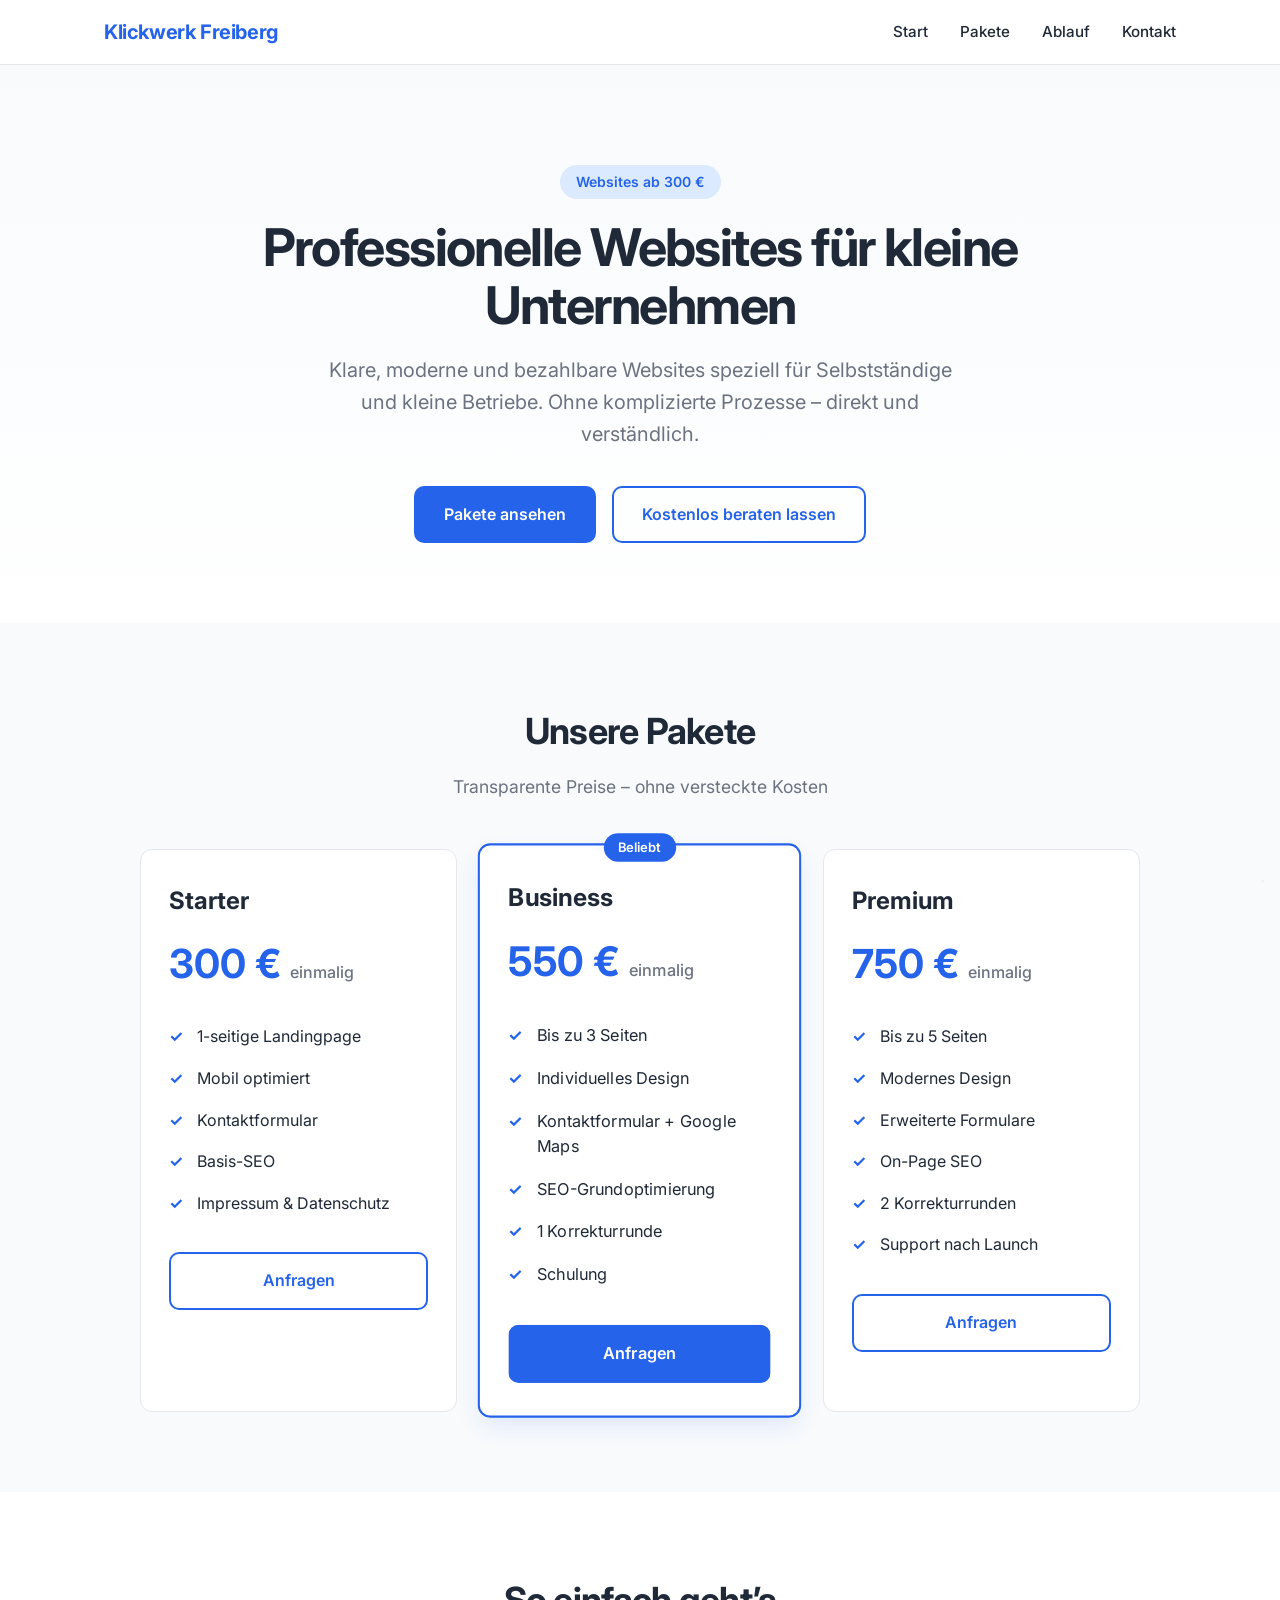
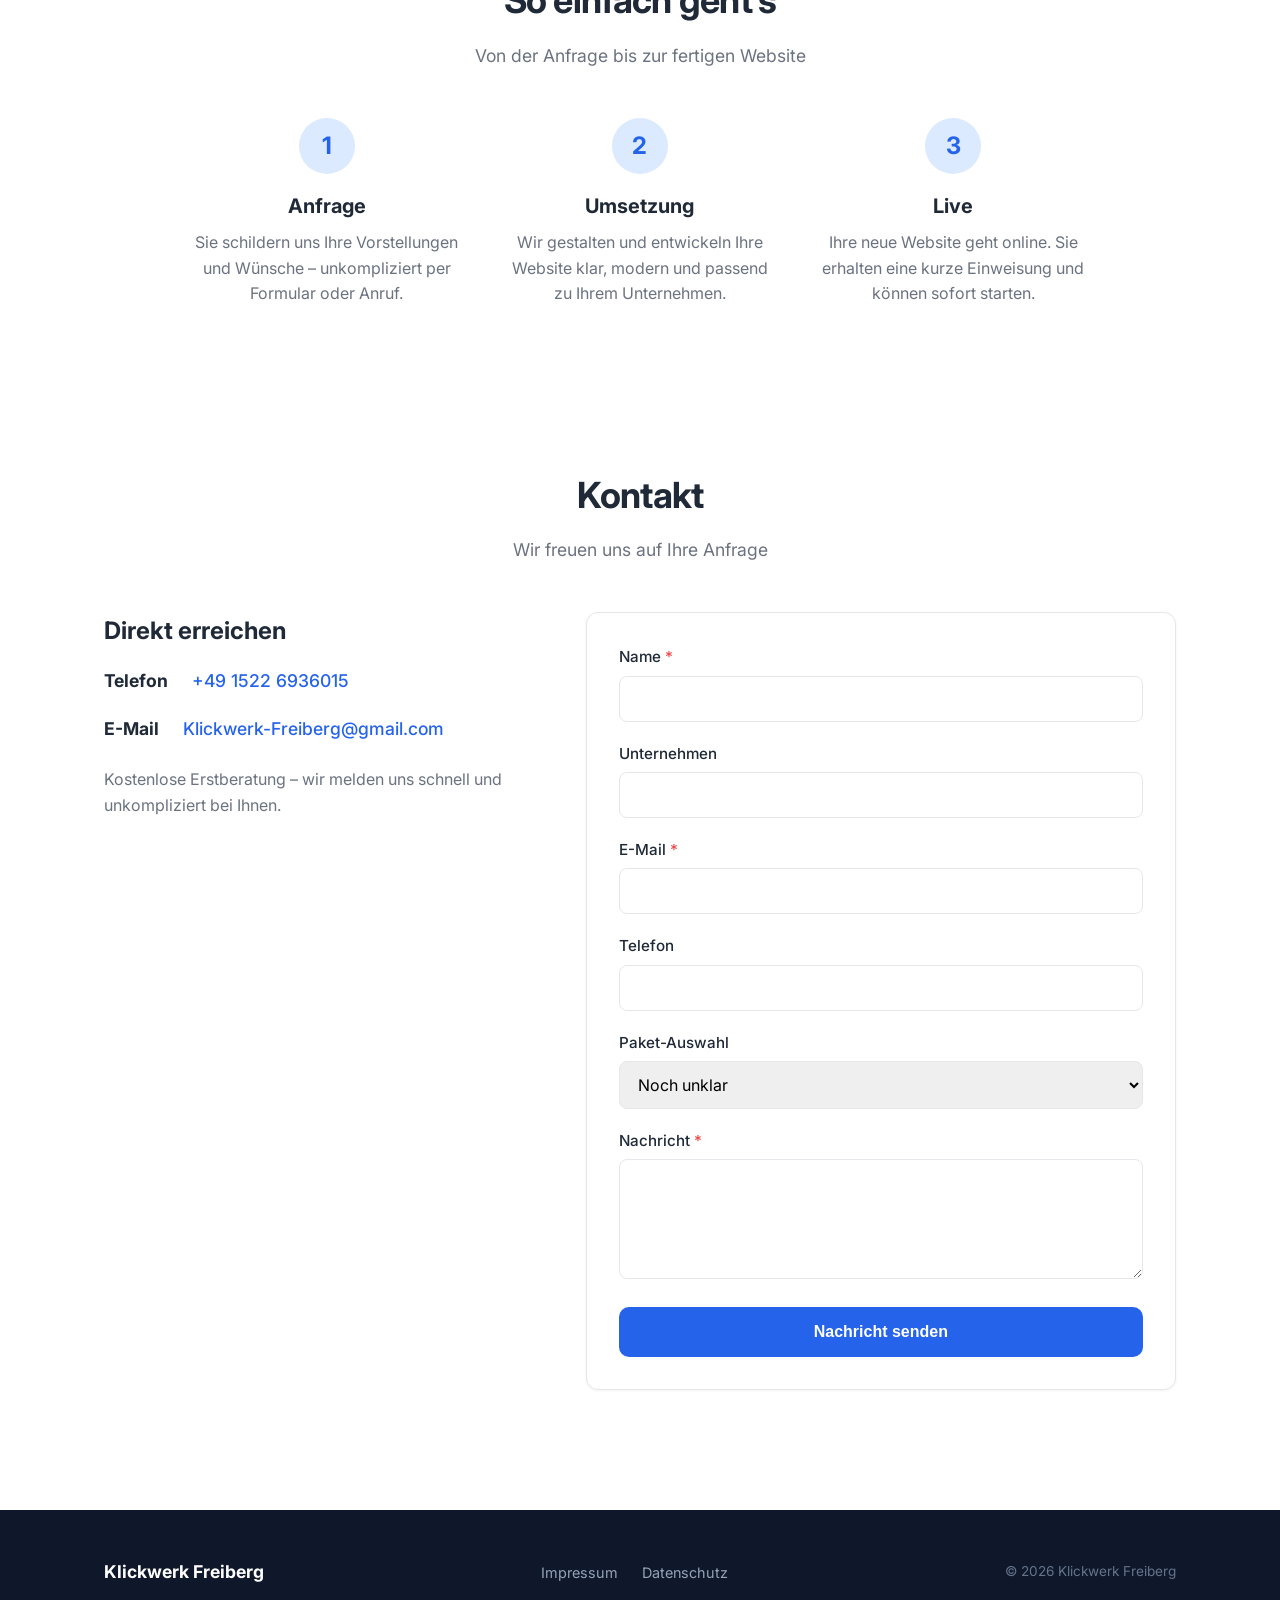
<file: index.html>
<!DOCTYPE html>
<html lang="de">
<head>
  <meta charset="UTF-8">
  <meta name="viewport" content="width=device-width, initial-scale=1.0">
  <title>Klickwerk Freiberg – Professionelle Websites für kleine Unternehmen</title>
  <meta name="description" content="Günstige, professionelle Websites für kleine Unternehmen und Selbstständige ab 300 €. Klar, modern und schnell umsetzbar.">
  <link rel="preconnect" href="https://fonts.googleapis.com">
  <link rel="preconnect" href="https://fonts.gstatic.com" crossorigin>
  <link href="https://fonts.googleapis.com/css2?family=Inter:wght@400;500;600;700&display=swap" rel="stylesheet">
  <link rel="stylesheet" href="style.css">
</head>
<body>

  <header>
    <div class="container">
      <a href="#start" class="logo">Klickwerk Freiberg</a>
      <nav>
        <a href="#start">Start</a>
        <a href="#pakete">Pakete</a>
        <a href="#ablauf">Ablauf</a>
        <a href="#kontakt">Kontakt</a>
      </nav>
      <button class="mobile-menu-btn" aria-label="Menü">☰</button>
    </div>
  </header>

  <section class="hero" id="start">
    <div class="container">
      <span class="badge">Websites ab 300 €</span>
      <h1>Professionelle Websites für kleine Unternehmen</h1>
      <p>Klare, moderne und bezahlbare Websites speziell für Selbstständige und kleine Betriebe. Ohne komplizierte Prozesse – direkt und verständlich.</p>
      <div class="hero-buttons">
        <a href="#pakete" class="btn btn-primary">Pakete ansehen</a>
        <a href="#kontakt" class="btn btn-secondary">Kostenlos beraten lassen</a>
      </div>
    </div>
  </section>

  <section class="packages" id="pakete">
    <div class="container">
      <h2>Unsere Pakete</h2>
      <p class="section-subtitle">Transparente Preise – ohne versteckte Kosten</p>
      <div class="packages-grid">

        <div class="package-card">
          <h3>Starter</h3>
          <div class="price">300 € <span>einmalig</span></div>
          <ul>
            <li>1-seitige Landingpage</li>
            <li>Mobil optimiert</li>
            <li>Kontaktformular</li>
            <li>Basis-SEO</li>
            <li>Impressum & Datenschutz</li>
          </ul>
          <a href="#kontakt" class="btn btn-secondary" style="width:100%;">Anfragen</a>
        </div>

        <div class="package-card featured">
          <span class="package-badge">Beliebt</span>
          <h3>Business</h3>
          <div class="price">550 € <span>einmalig</span></div>
          <ul>
            <li>Bis zu 3 Seiten</li>
            <li>Individuelles Design</li>
            <li>Kontaktformular + Google Maps</li>
            <li>SEO-Grundoptimierung</li>
            <li>1 Korrekturrunde</li>
            <li>Schulung</li>
          </ul>
          <a href="#kontakt" class="btn btn-primary" style="width:100%;">Anfragen</a>
        </div>

        <div class="package-card">
          <h3>Premium</h3>
          <div class="price">750 € <span>einmalig</span></div>
          <ul>
            <li>Bis zu 5 Seiten</li>
            <li>Modernes Design</li>
            <li>Erweiterte Formulare</li>
            <li>On-Page SEO</li>
            <li>2 Korrekturrunden</li>
            <li>Support nach Launch</li>
          </ul>
          <a href="#kontakt" class="btn btn-secondary" style="width:100%;">Anfragen</a>
        </div>

      </div>
    </div>
  </section>

  <section id="ablauf">
    <div class="container">
      <h2>So einfach geht’s</h2>
      <p class="section-subtitle">Von der Anfrage bis zur fertigen Website</p>
      <div class="process-steps">
        <div class="step">
          <div class="step-number">1</div>
          <h3>Anfrage</h3>
          <p>Sie schildern uns Ihre Vorstellungen und Wünsche – unkompliziert per Formular oder Anruf.</p>
        </div>
        <div class="step">
          <div class="step-number">2</div>
          <h3>Umsetzung</h3>
          <p>Wir gestalten und entwickeln Ihre Website klar, modern und passend zu Ihrem Unternehmen.</p>
        </div>
        <div class="step">
          <div class="step-number">3</div>
          <h3>Live</h3>
          <p>Ihre neue Website geht online. Sie erhalten eine kurze Einweisung und können sofort starten.</p>
        </div>
      </div>
    </div>
  </section>

  <section id="kontakt">
    <div class="container">
      <h2>Kontakt</h2>
      <p class="section-subtitle">Wir freuen uns auf Ihre Anfrage</p>
      <div class="contact-grid">
        <div class="contact-info">
          <h3>Direkt erreichen</h3>
          <div class="contact-item">
            <strong>Telefon</strong><br>
            <a href="tel:+4915226936015">+49 1522 6936015</a>
          </div>
          <div class="contact-item">
            <strong>E-Mail</strong><br>
            <a href="mailto:Klickwerk-Freiberg@gmail.com">Klickwerk-Freiberg@gmail.com</a>
          </div>
          <p style="margin-top: 24px; color: var(--text-light);">
            Kostenlose Erstberatung – wir melden uns schnell und unkompliziert bei Ihnen.
          </p>
        </div>

        <form id="contact-form">
          <div class="form-group">
            <label for="name">Name <span class="required">*</span></label>
            <input type="text" id="name" name="name" required>
          </div>
          <div class="form-group">
            <label for="company">Unternehmen</label>
            <input type="text" id="company" name="company">
          </div>
          <div class="form-group">
            <label for="email">E-Mail <span class="required">*</span></label>
            <input type="email" id="email" name="email" required>
          </div>
          <div class="form-group">
            <label for="phone">Telefon</label>
            <input type="tel" id="phone" name="phone">
          </div>
          <div class="form-group">
            <label for="package">Paket-Auswahl</label>
            <select id="package" name="package">
              <option value="Noch unklar">Noch unklar</option>
              <option value="Starter (300 €)">Starter (300 €)</option>
              <option value="Business (550 €)">Business (550 €)</option>
              <option value="Premium (750 €)">Premium (750 €)</option>
            </select>
          </div>
          <div class="form-group">
            <label for="message">Nachricht <span class="required">*</span></label>
            <textarea id="message" name="message" required></textarea>
          </div>
          <button type="submit" class="btn btn-primary" style="width:100%;">Nachricht senden</button>
        </form>
      </div>
    </div>
  </section>

  <footer>
    <div class="container">
      <div class="footer-logo">Klickwerk Freiberg</div>
      <div class="footer-links">
        <a href="impressum.html">Impressum</a>
        <a href="datenschutz.html">Datenschutz</a>
      </div>
      <div class="copyright">© 2026 Klickwerk Freiberg</div>
    </div>
  </footer>

  <!-- Unscheinbarer Admin-Zugang -->
  <div id="admin-dot" class="admin-dot" title="">•</div>

  <!-- Login Modal -->
  <div id="login-modal" class="modal-overlay">
    <div class="modal">
      <button class="close-modal" id="close-login">&times;</button>
      <h3>Admin-Zugang</h3>
      <input type="password" id="admin-password" placeholder="Passwort" autocomplete="off">
      <button id="login-btn" class="btn btn-primary">Anmelden</button>
    </div>
  </div>

  <!-- Admin Panel Modal -->
  <div id="admin-modal" class="modal-overlay">
    <div class="modal admin-panel">
      <button class="close-modal" id="close-admin">&times;</button>
      <h3>Willkommen im Admin-Bereich</h3>
      <p>Sie sind erfolgreich angemeldet.<br>Hier können später weitere Funktionen ergänzt werden.</p>
      <button id="logout-btn" class="btn btn-secondary">Abmelden</button>
    </div>
  </div>

  <script src="script.js"></script>
</body>
</html>
</file>
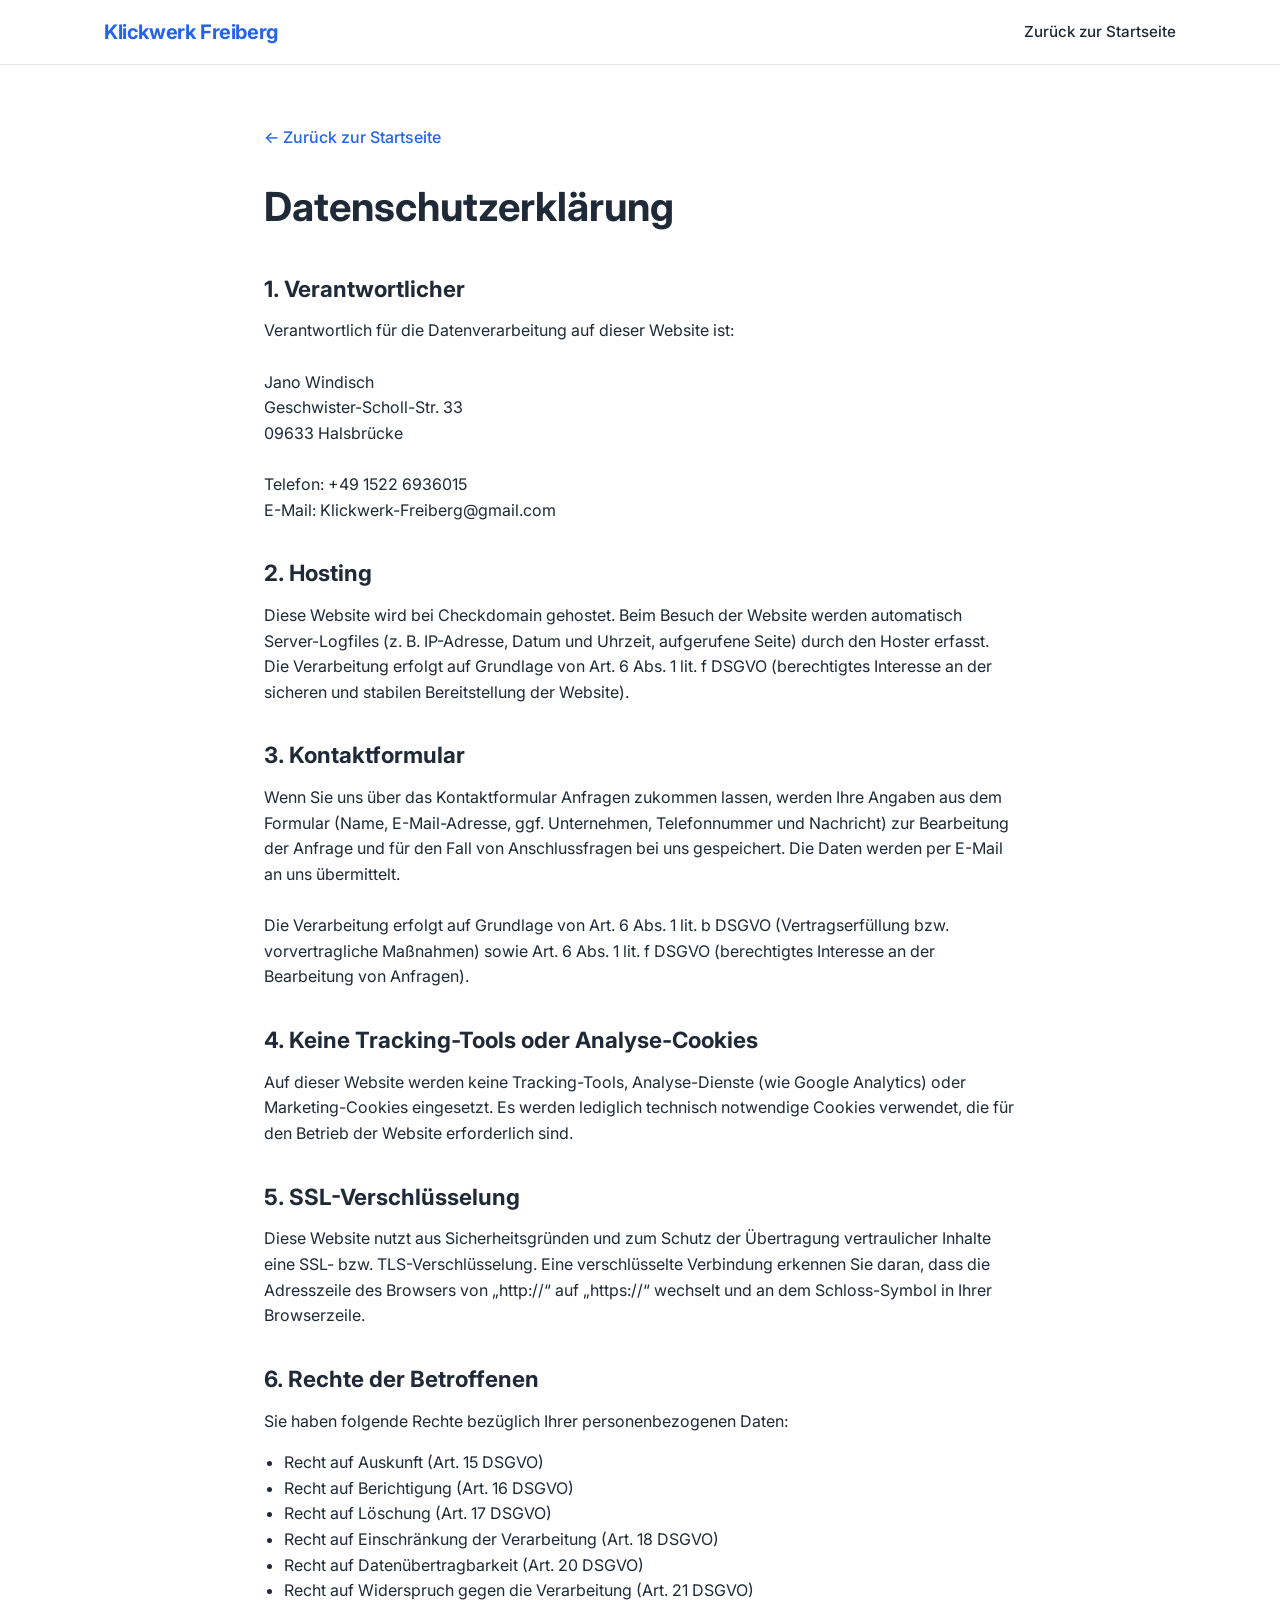
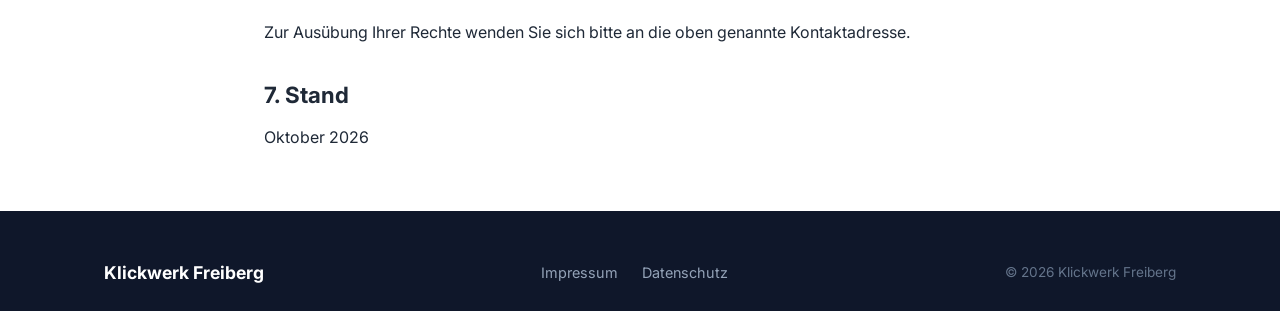
<file: datenschutz.html>
<!DOCTYPE html>
<html lang="de">
<head>
  <meta charset="UTF-8">
  <meta name="viewport" content="width=device-width, initial-scale=1.0">
  <title>Datenschutzerklärung – Klickwerk Freiberg</title>
  <link rel="preconnect" href="https://fonts.googleapis.com">
  <link rel="preconnect" href="https://fonts.gstatic.com" crossorigin>
  <link href="https://fonts.googleapis.com/css2?family=Inter:wght@400;500;600;700&display=swap" rel="stylesheet">
  <link rel="stylesheet" href="style.css">
</head>
<body>

  <header>
    <div class="container">
      <a href="index.html" class="logo">Klickwerk Freiberg</a>
      <nav>
        <a href="index.html">Zurück zur Startseite</a>
      </nav>
    </div>
  </header>

  <div class="legal-content">
    <a href="index.html" class="back-link">← Zurück zur Startseite</a>
    <h1>Datenschutzerklärung</h1>

    <h2>1. Verantwortlicher</h2>
    <p>
      Verantwortlich für die Datenverarbeitung auf dieser Website ist:<br><br>
      Jano Windisch<br>
      Geschwister-Scholl-Str. 33<br>
      09633 Halsbrücke<br><br>
      Telefon: +49 1522 6936015<br>
      E-Mail: Klickwerk-Freiberg@gmail.com
    </p>

    <h2>2. Hosting</h2>
    <p>
      Diese Website wird bei Checkdomain gehostet. Beim Besuch der Website werden automatisch Server-Logfiles (z. B. IP-Adresse, Datum und Uhrzeit, aufgerufene Seite) durch den Hoster erfasst. Die Verarbeitung erfolgt auf Grundlage von Art. 6 Abs. 1 lit. f DSGVO (berechtigtes Interesse an der sicheren und stabilen Bereitstellung der Website).
    </p>

    <h2>3. Kontaktformular</h2>
    <p>
      Wenn Sie uns über das Kontaktformular Anfragen zukommen lassen, werden Ihre Angaben aus dem Formular (Name, E-Mail-Adresse, ggf. Unternehmen, Telefonnummer und Nachricht) zur Bearbeitung der Anfrage und für den Fall von Anschlussfragen bei uns gespeichert. Die Daten werden per E-Mail an uns übermittelt.<br><br>
      Die Verarbeitung erfolgt auf Grundlage von Art. 6 Abs. 1 lit. b DSGVO (Vertragserfüllung bzw. vorvertragliche Maßnahmen) sowie Art. 6 Abs. 1 lit. f DSGVO (berechtigtes Interesse an der Bearbeitung von Anfragen).
    </p>

    <h2>4. Keine Tracking-Tools oder Analyse-Cookies</h2>
    <p>
      Auf dieser Website werden keine Tracking-Tools, Analyse-Dienste (wie Google Analytics) oder Marketing-Cookies eingesetzt. Es werden lediglich technisch notwendige Cookies verwendet, die für den Betrieb der Website erforderlich sind.
    </p>

    <h2>5. SSL-Verschlüsselung</h2>
    <p>
      Diese Website nutzt aus Sicherheitsgründen und zum Schutz der Übertragung vertraulicher Inhalte eine SSL- bzw. TLS-Verschlüsselung. Eine verschlüsselte Verbindung erkennen Sie daran, dass die Adresszeile des Browsers von „http://“ auf „https://“ wechselt und an dem Schloss-Symbol in Ihrer Browserzeile.
    </p>

    <h2>6. Rechte der Betroffenen</h2>
    <p>Sie haben folgende Rechte bezüglich Ihrer personenbezogenen Daten:</p>
    <ul>
      <li>Recht auf Auskunft (Art. 15 DSGVO)</li>
      <li>Recht auf Berichtigung (Art. 16 DSGVO)</li>
      <li>Recht auf Löschung (Art. 17 DSGVO)</li>
      <li>Recht auf Einschränkung der Verarbeitung (Art. 18 DSGVO)</li>
      <li>Recht auf Datenübertragbarkeit (Art. 20 DSGVO)</li>
      <li>Recht auf Widerspruch gegen die Verarbeitung (Art. 21 DSGVO)</li>
    </ul>
    <p>
      Zur Ausübung Ihrer Rechte wenden Sie sich bitte an die oben genannte Kontaktadresse.
    </p>

    <h2>7. Stand</h2>
    <p>Oktober 2026</p>
  </div>

  <footer>
    <div class="container">
      <div class="footer-logo">Klickwerk Freiberg</div>
      <div class="footer-links">
        <a href="impressum.html">Impressum</a>
        <a href="datenschutz.html">Datenschutz</a>
      </div>
      <div class="copyright">© 2026 Klickwerk Freiberg</div>
    </div>
  </footer>

</body>
</html>
</file>
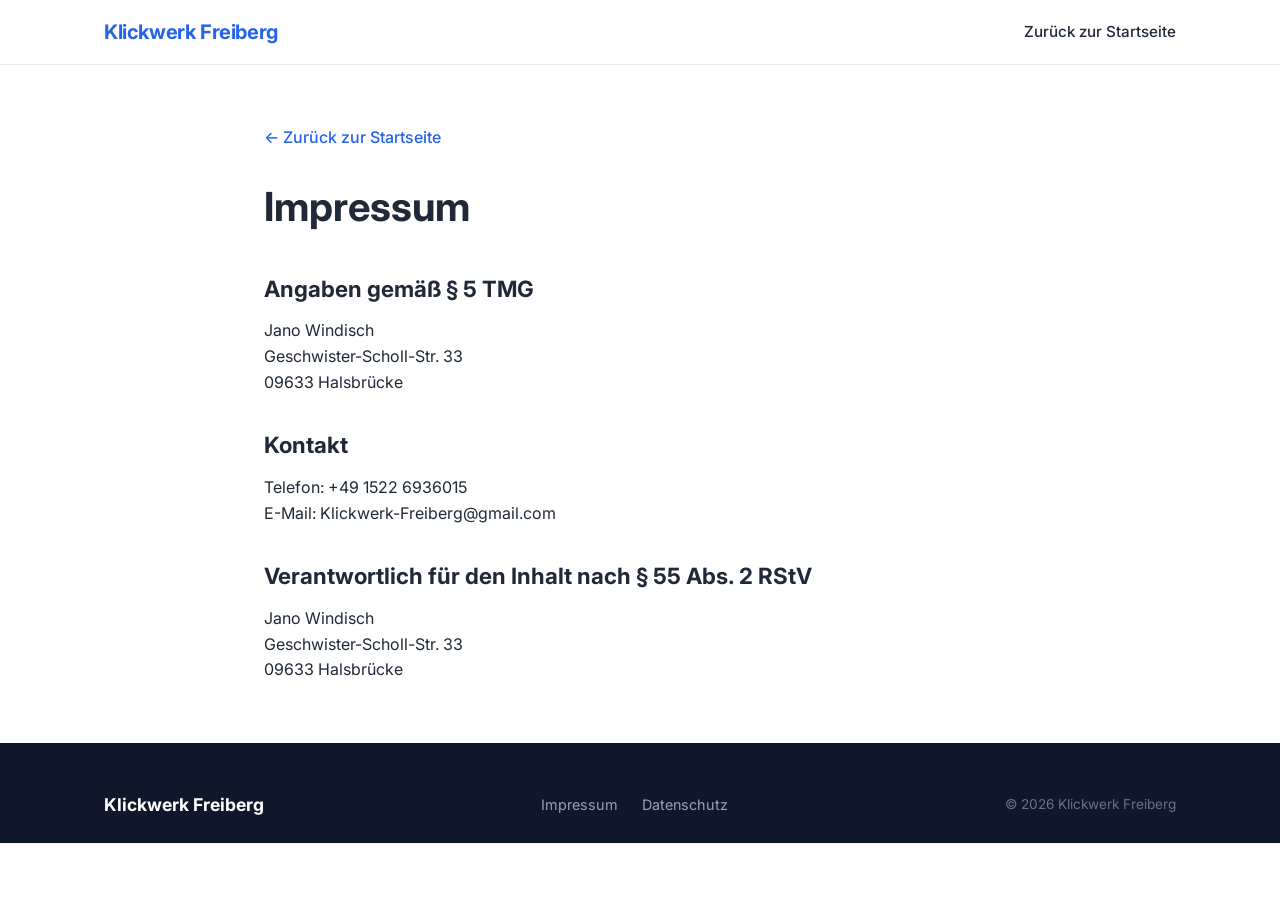
<file: impressum.html>
<!DOCTYPE html>
<html lang="de">
<head>
  <meta charset="UTF-8">
  <meta name="viewport" content="width=device-width, initial-scale=1.0">
  <title>Impressum – Klickwerk Freiberg</title>
  <link rel="preconnect" href="https://fonts.googleapis.com">
  <link rel="preconnect" href="https://fonts.gstatic.com" crossorigin>
  <link href="https://fonts.googleapis.com/css2?family=Inter:wght@400;500;600;700&display=swap" rel="stylesheet">
  <link rel="stylesheet" href="style.css">
</head>
<body>

  <header>
    <div class="container">
      <a href="index.html" class="logo">Klickwerk Freiberg</a>
      <nav>
        <a href="index.html">Zurück zur Startseite</a>
      </nav>
    </div>
  </header>

  <div class="legal-content">
    <a href="index.html" class="back-link">← Zurück zur Startseite</a>
    <h1>Impressum</h1>

    <h2>Angaben gemäß § 5 TMG</h2>
    <p>
      Jano Windisch<br>
      Geschwister-Scholl-Str. 33<br>
      09633 Halsbrücke
    </p>

    <h2>Kontakt</h2>
    <p>
      Telefon: +49 1522 6936015<br>
      E-Mail: Klickwerk-Freiberg@gmail.com
    </p>

    <h2>Verantwortlich für den Inhalt nach § 55 Abs. 2 RStV</h2>
    <p>
      Jano Windisch<br>
      Geschwister-Scholl-Str. 33<br>
      09633 Halsbrücke
    </p>
  </div>

  <footer>
    <div class="container">
      <div class="footer-logo">Klickwerk Freiberg</div>
      <div class="footer-links">
        <a href="impressum.html">Impressum</a>
        <a href="datenschutz.html">Datenschutz</a>
      </div>
      <div class="copyright">© 2026 Klickwerk Freiberg</div>
    </div>
  </footer>

</body>
</html>
</file>
<file: style.css>
:root {
  --primary: #2563eb;
  --primary-dark: #1d4ed8;
  --text: #1f2937;
  --text-light: #6b7280;
  --bg: #ffffff;
  --bg-light: #f8fafc;
  --border: #e5e7eb;
  --shadow: 0 4px 6px -1px rgb(0 0 0 / 0.1), 0 2px 4px -2px rgb(0 0 0 / 0.1);
  --radius: 12px;
}

* {
  box-sizing: border-box;
  margin: 0;
  padding: 0;
}

html {
  scroll-behavior: smooth;
}

body {
  font-family: 'Inter', system-ui, -apple-system, sans-serif;
  color: var(--text);
  background: var(--bg);
  line-height: 1.6;
  -webkit-font-smoothing: antialiased;
}

.container {
  max-width: 1120px;
  margin: 0 auto;
  padding: 0 24px;
}

/* Header */
header {
  position: sticky;
  top: 0;
  background: rgba(255, 255, 255, 0.95);
  backdrop-filter: blur(10px);
  border-bottom: 1px solid var(--border);
  z-index: 100;
  padding: 16px 0;
}

header .container {
  display: flex;
  justify-content: space-between;
  align-items: center;
}

.logo {
  font-weight: 700;
  font-size: 1.25rem;
  color: var(--primary);
  text-decoration: none;
  letter-spacing: -0.02em;
}

nav {
  display: flex;
  gap: 32px;
}

nav a {
  color: var(--text);
  text-decoration: none;
  font-weight: 500;
  font-size: 0.95rem;
  transition: color 0.2s;
}

nav a:hover {
  color: var(--primary);
}

.mobile-menu-btn {
  display: none;
  background: none;
  border: none;
  font-size: 1.5rem;
  cursor: pointer;
  color: var(--text);
}

/* Hero */
.hero {
  padding: 100px 0 80px;
  text-align: center;
  background: linear-gradient(180deg, #f8fafc 0%, #ffffff 100%);
}

.badge {
  display: inline-block;
  background: #dbeafe;
  color: var(--primary);
  padding: 6px 16px;
  border-radius: 999px;
  font-size: 0.875rem;
  font-weight: 600;
  margin-bottom: 20px;
}

.hero h1 {
  font-size: 3.25rem;
  font-weight: 700;
  letter-spacing: -0.03em;
  line-height: 1.1;
  margin-bottom: 20px;
  max-width: 800px;
  margin-left: auto;
  margin-right: auto;
}

.hero p {
  font-size: 1.25rem;
  color: var(--text-light);
  max-width: 640px;
  margin: 0 auto 36px;
}

.hero-buttons {
  display: flex;
  gap: 16px;
  justify-content: center;
  flex-wrap: wrap;
}

.btn {
  display: inline-flex;
  align-items: center;
  justify-content: center;
  padding: 14px 28px;
  border-radius: 10px;
  font-weight: 600;
  font-size: 1rem;
  text-decoration: none;
  transition: all 0.2s ease;
  cursor: pointer;
  border: 2px solid transparent;
}

.btn-primary {
  background: var(--primary);
  color: white;
}

.btn-primary:hover {
  background: var(--primary-dark);
  transform: translateY(-1px);
  box-shadow: 0 10px 15px -3px rgb(37 99 235 / 0.3);
}

.btn-secondary {
  background: transparent;
  color: var(--primary);
  border-color: var(--primary);
}

.btn-secondary:hover {
  background: #eff6ff;
  transform: translateY(-1px);
}

/* Sections */
section {
  padding: 80px 0;
}

section h2 {
  font-size: 2.25rem;
  font-weight: 700;
  text-align: center;
  margin-bottom: 12px;
  letter-spacing: -0.02em;
}

.section-subtitle {
  text-align: center;
  color: var(--text-light);
  margin-bottom: 48px;
  font-size: 1.1rem;
}

/* Packages */
.packages {
  background: var(--bg-light);
}

.packages-grid {
  display: grid;
  grid-template-columns: repeat(auto-fit, minmax(300px, 1fr));
  gap: 24px;
  max-width: 1000px;
  margin: 0 auto;
}

.package-card {
  background: white;
  border: 1px solid var(--border);
  border-radius: var(--radius);
  padding: 32px 28px;
  transition: all 0.3s ease;
  position: relative;
}

.package-card:hover {
  transform: translateY(-6px);
  box-shadow: var(--shadow);
}

.package-card.featured {
  border: 2px solid var(--primary);
  box-shadow: 0 10px 25px -5px rgb(37 99 235 / 0.15);
  transform: scale(1.02);
}

.package-card.featured:hover {
  transform: scale(1.02) translateY(-6px);
}

.package-badge {
  position: absolute;
  top: -12px;
  left: 50%;
  transform: translateX(-50%);
  background: var(--primary);
  color: white;
  padding: 4px 14px;
  border-radius: 999px;
  font-size: 0.8rem;
  font-weight: 600;
}

.package-card h3 {
  font-size: 1.5rem;
  margin-bottom: 8px;
}

.price {
  font-size: 2.5rem;
  font-weight: 700;
  color: var(--primary);
  margin: 12px 0 20px;
}

.price span {
  font-size: 1rem;
  font-weight: 500;
  color: var(--text-light);
}

.package-card ul {
  list-style: none;
  margin-bottom: 28px;
}

.package-card li {
  padding: 8px 0;
  padding-left: 28px;
  position: relative;
  color: var(--text);
}

.package-card li::before {
  content: "✓";
  position: absolute;
  left: 0;
  color: var(--primary);
  font-weight: bold;
}

/* Process */
.process-steps {
  display: grid;
  grid-template-columns: repeat(auto-fit, minmax(250px, 1fr));
  gap: 40px;
  max-width: 900px;
  margin: 0 auto;
}

.step {
  text-align: center;
}

.step-number {
  width: 56px;
  height: 56px;
  background: #dbeafe;
  color: var(--primary);
  border-radius: 50%;
  display: flex;
  align-items: center;
  justify-content: center;
  font-size: 1.5rem;
  font-weight: 700;
  margin: 0 auto 16px;
}

.step h3 {
  margin-bottom: 8px;
  font-size: 1.25rem;
}

.step p {
  color: var(--text-light);
}

/* Contact */
.contact-grid {
  display: grid;
  grid-template-columns: 1fr 1.4fr;
  gap: 60px;
  align-items: start;
}

.contact-info h3 {
  font-size: 1.5rem;
  margin-bottom: 16px;
}

.contact-item {
  margin-bottom: 20px;
  display: flex;
  align-items: center;
  gap: 12px;
  font-size: 1.1rem;
}

.contact-item a {
  color: var(--primary);
  text-decoration: none;
  font-weight: 500;
}

.contact-item a:hover {
  text-decoration: underline;
}

form {
  background: white;
  border: 1px solid var(--border);
  border-radius: var(--radius);
  padding: 32px;
  box-shadow: 0 1px 3px rgb(0 0 0 / 0.05);
}

.form-group {
  margin-bottom: 20px;
}

.form-group label {
  display: block;
  font-weight: 500;
  margin-bottom: 6px;
  font-size: 0.95rem;
}

.form-group input,
.form-group select,
.form-group textarea {
  width: 100%;
  padding: 12px 14px;
  border: 1px solid var(--border);
  border-radius: 8px;
  font-family: inherit;
  font-size: 1rem;
  transition: border-color 0.2s, box-shadow 0.2s;
}

.form-group input:focus,
.form-group select:focus,
.form-group textarea:focus {
  outline: none;
  border-color: var(--primary);
  box-shadow: 0 0 0 3px rgb(37 99 235 / 0.1);
}

.form-group textarea {
  min-height: 120px;
  resize: vertical;
}

.required {
  color: #ef4444;
}

/* Footer */
footer {
  background: #0f172a;
  color: #cbd5e1;
  padding: 48px 0 24px;
  margin-top: 40px;
}

footer .container {
  display: flex;
  justify-content: space-between;
  align-items: center;
  flex-wrap: wrap;
  gap: 20px;
}

.footer-logo {
  font-weight: 700;
  color: white;
  font-size: 1.1rem;
}

.footer-links {
  display: flex;
  gap: 24px;
}

.footer-links a {
  color: #94a3b8;
  text-decoration: none;
  font-size: 0.9rem;
  transition: color 0.2s;
}

.footer-links a:hover {
  color: white;
}

.copyright {
  font-size: 0.85rem;
  color: #64748b;
}

/* Admin Dot */
.admin-dot {
  position: fixed;
  bottom: 12px;
  right: 12px;
  font-size: 6px;
  color: #cbd5e1;
  cursor: pointer;
  z-index: 999;
  opacity: 0.4;
  user-select: none;
  padding: 4px;
  line-height: 1;
}

.admin-dot:hover {
  opacity: 0.7;
}

/* Modals */
.modal-overlay {
  position: fixed;
  inset: 0;
  background: rgba(15, 23, 42, 0.6);
  backdrop-filter: blur(4px);
  display: none;
  align-items: center;
  justify-content: center;
  z-index: 1000;
  padding: 20px;
}

.modal-overlay.active {
  display: flex;
}

.modal {
  background: white;
  border-radius: 16px;
  padding: 32px;
  max-width: 420px;
  width: 100%;
  box-shadow: 0 25px 50px -12px rgb(0 0 0 / 0.25);
  position: relative;
}

.modal h3 {
  margin-bottom: 20px;
  font-size: 1.4rem;
}

.modal input {
  width: 100%;
  padding: 12px 14px;
  border: 1px solid var(--border);
  border-radius: 8px;
  font-size: 1rem;
  margin-bottom: 16px;
}

.modal .btn {
  width: 100%;
}

.close-modal {
  position: absolute;
  top: 12px;
  right: 16px;
  background: none;
  border: none;
  font-size: 1.5rem;
  cursor: pointer;
  color: var(--text-light);
}

.admin-panel {
  text-align: center;
}

.admin-panel h3 {
  margin-bottom: 12px;
}

.admin-panel p {
  color: var(--text-light);
  margin-bottom: 24px;
}

/* Legal pages */
.legal-content {
  max-width: 800px;
  margin: 60px auto;
  padding: 0 24px;
}

.legal-content h1 {
  font-size: 2.5rem;
  margin-bottom: 24px;
}

.legal-content h2 {
  font-size: 1.4rem;
  margin: 32px 0 12px;
}

.legal-content p,
.legal-content ul {
  margin-bottom: 16px;
  color: var(--text);
}

.legal-content ul {
  padding-left: 20px;
}

.back-link {
  display: inline-block;
  margin-bottom: 24px;
  color: var(--primary);
  text-decoration: none;
  font-weight: 500;
}

.back-link:hover {
  text-decoration: underline;
}

/* Responsive */
@media (max-width: 768px) {
  .hero h1 {
    font-size: 2.25rem;
  }

  .hero p {
    font-size: 1.1rem;
  }

  nav {
    display: none;
    position: absolute;
    top: 100%;
    left: 0;
    right: 0;
    background: white;
    flex-direction: column;
    padding: 20px;
    border-bottom: 1px solid var(--border);
    gap: 16px;
  }

  nav.active {
    display: flex;
  }

  .mobile-menu-btn {
    display: block;
  }

  .contact-grid {
    grid-template-columns: 1fr;
    gap: 40px;
  }

  .packages-grid {
    grid-template-columns: 1fr;
  }

  .package-card.featured {
    transform: none;
  }

  .package-card.featured:hover {
    transform: translateY(-6px);
  }

  section {
    padding: 60px 0;
  }

  footer .container {
    flex-direction: column;
    text-align: center;
  }
}
</file>
